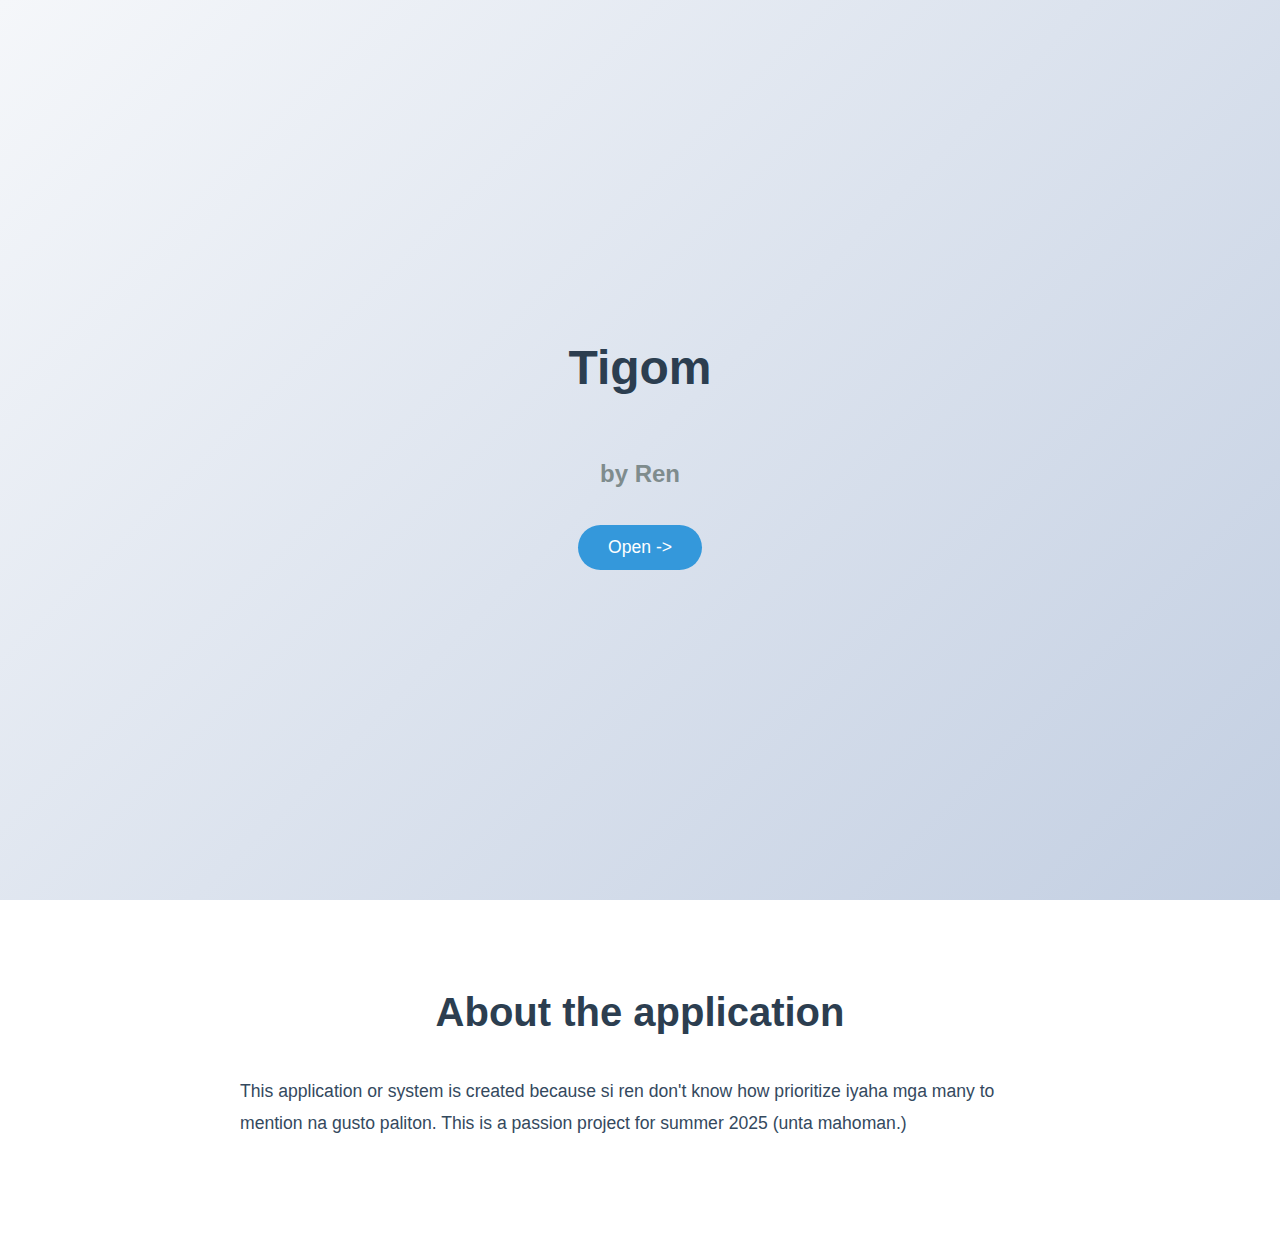
<file: src/html/index.html>
<!DOCTYPE html>
<html lang="en">
<head>
    <meta charset="UTF-8">
    <meta name="viewport" content="width=device-width, initial-scale=1.0">
    <title>Welcome to Tigom by Ren</title>

    <style>
        * {
            margin: 0;
            padding: 0;
            box-sizing: 0;
            font-family: Arial, Helvetica, sans-serif;
        }

        body {
            height: 100vh;
            color: #333;
            line-height: 1.6;
        }

        .title-container {
            height: 100vh;
            display: flex;
            flex-direction: column;
            justify-content: center;
            align-items: center;
            text-align: center;
            padding: 0 20px;
            background: linear-gradient(135deg, #f5f7fa 0%, #c3cfe2 100%);
        }

        .title-container h1 {
            font-size: 48px;
            margin-bottom: 16px;
            color: #2c3e50;
        }

        .title-container h2 {
            font-size: 24px;
            margin: 32px;
            color: #7f8c8d;
            max-width: 600px;
        }

        .title-container .open-btn {
            display: inline-block;
            padding: 12px 30px;
            background: #3498db;
            color: white;
            border-radius: 30px;
            font-size: 1.1rem;
            transition: all 0.3s ease;
            border: none;
            cursor: pointer;
        }

        .title-container .open-btn:hover {
            background: #2980b9;
            transform: translateY(-3px);
            box-shadow: 0 10px 20px rgba(0, 0, 0, 0.1);
        }

        .about-container {
            padding: 80px 20px;
            max-width: 800px;
            margin: 0 auto;
        }

        .about-container h1 {
            font-size: 2.5rem;
            margin-bottom: 2rem;
            color: #2c3e50;
            text-align: center;
        } 

        .about-container p {
            font-size: 1.1rem;
            margin-bottom: 1.5rem;
            color: #34495e;
            line-height: 1.8;
        }

        html {
            scroll-behavior: smooth; 
        }
    </style>
</head>
<body>
    <section class="title-container">
        <h1>Tigom</h1>
        <h2>by Ren</h2>
        <button class="open-btn">Open -></button>
    </section>

    <section class="about-container">
        <h1>About the application</h1>
        <p>This application or system is created because si ren don't know how 
            prioritize iyaha mga many to mention na gusto paliton. This is a passion 
            project for summer 2025 (unta mahoman.) 
        </p>
    </section>
</body>
</html>
</file>
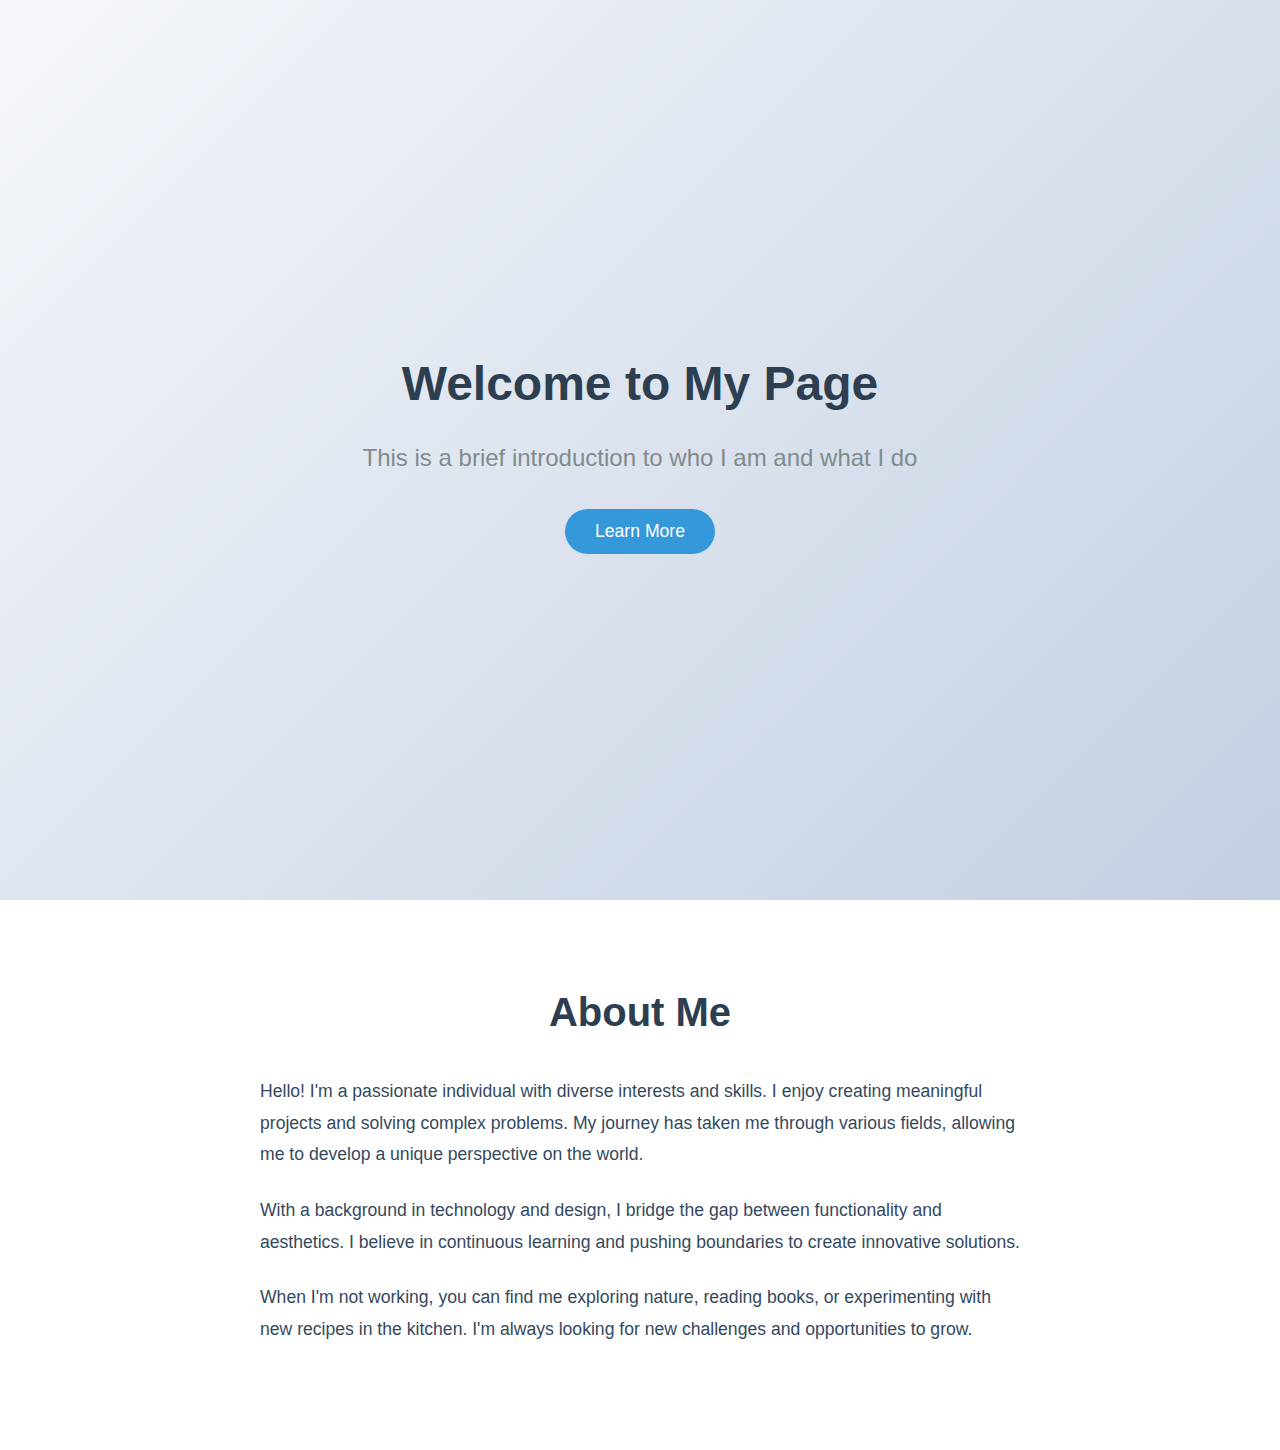
<file: tests/center1stpg.html>
<!DOCTYPE html>
<html lang="en">
<head>
    <meta charset="UTF-8">
    <meta name="viewport" content="width=device-width, initial-scale=1.0">
    <title>My Personal Page</title>
    <style>
        /* Reset and base styles */
        * {
            margin: 0;
            padding: 0;
            box-sizing: border-box;
            font-family: 'Arial', sans-serif;
        }
        
        body {
            height: 100vh;
            color: #333;
            line-height: 1.6;
        }
        
        /* Hero section - centered content */
        .hero {
            height: 100vh;
            display: flex;
            flex-direction: column;
            justify-content: center;
            align-items: center;
            text-align: center;
            padding: 0 20px;
            background: linear-gradient(135deg, #f5f7fa 0%, #c3cfe2 100%);
        }
        
        .hero h1 {
            font-size: 3rem;
            margin-bottom: 1rem;
            color: #2c3e50;
        }
        
        .hero p.subtitle {
            font-size: 1.5rem;
            margin-bottom: 2rem;
            color: #7f8c8d;
            max-width: 600px;
        }
        
        .hero .btn {
            display: inline-block;
            padding: 12px 30px;
            background: #3498db;
            color: white;
            text-decoration: none;
            border-radius: 30px;
            font-size: 1.1rem;
            transition: all 0.3s ease;
            border: none;
            cursor: pointer;
        }
        
        .hero .btn:hover {
            background: #2980b9;
            transform: translateY(-3px);
            box-shadow: 0 10px 20px rgba(0, 0, 0, 0.1);
        }
        
        /* About Me section */
        .about {
            padding: 80px 20px;
            max-width: 800px;
            margin: 0 auto;
        }
        
        .about h2 {
            font-size: 2.5rem;
            margin-bottom: 2rem;
            color: #2c3e50;
            text-align: center;
        }
        
        .about p {
            font-size: 1.1rem;
            margin-bottom: 1.5rem;
            color: #34495e;
            line-height: 1.8;
        }
        
        /* Smooth scrolling */
        html {
            scroll-behavior: smooth;
        }
    </style>
</head>
<body>
    <!-- Hero section with centered content -->
    <section class="hero">
        <h1>Welcome to My Page</h1>
        <p class="subtitle">This is a brief introduction to who I am and what I do</p>
        <button class="btn" onclick="window.location.href='#about'">Learn More</button>
    </section>
    
    <!-- About Me section -->
    <section id="about" class="about">
        <h2>About Me</h2>
        <p>Hello! I'm a passionate individual with diverse interests and skills. I enjoy creating meaningful projects and solving complex problems. My journey has taken me through various fields, allowing me to develop a unique perspective on the world.</p>
        
        <p>With a background in technology and design, I bridge the gap between functionality and aesthetics. I believe in continuous learning and pushing boundaries to create innovative solutions.</p>
        
        <p>When I'm not working, you can find me exploring nature, reading books, or experimenting with new recipes in the kitchen. I'm always looking for new challenges and opportunities to grow.</p>
    </section>
</body>
</html>
</file>
